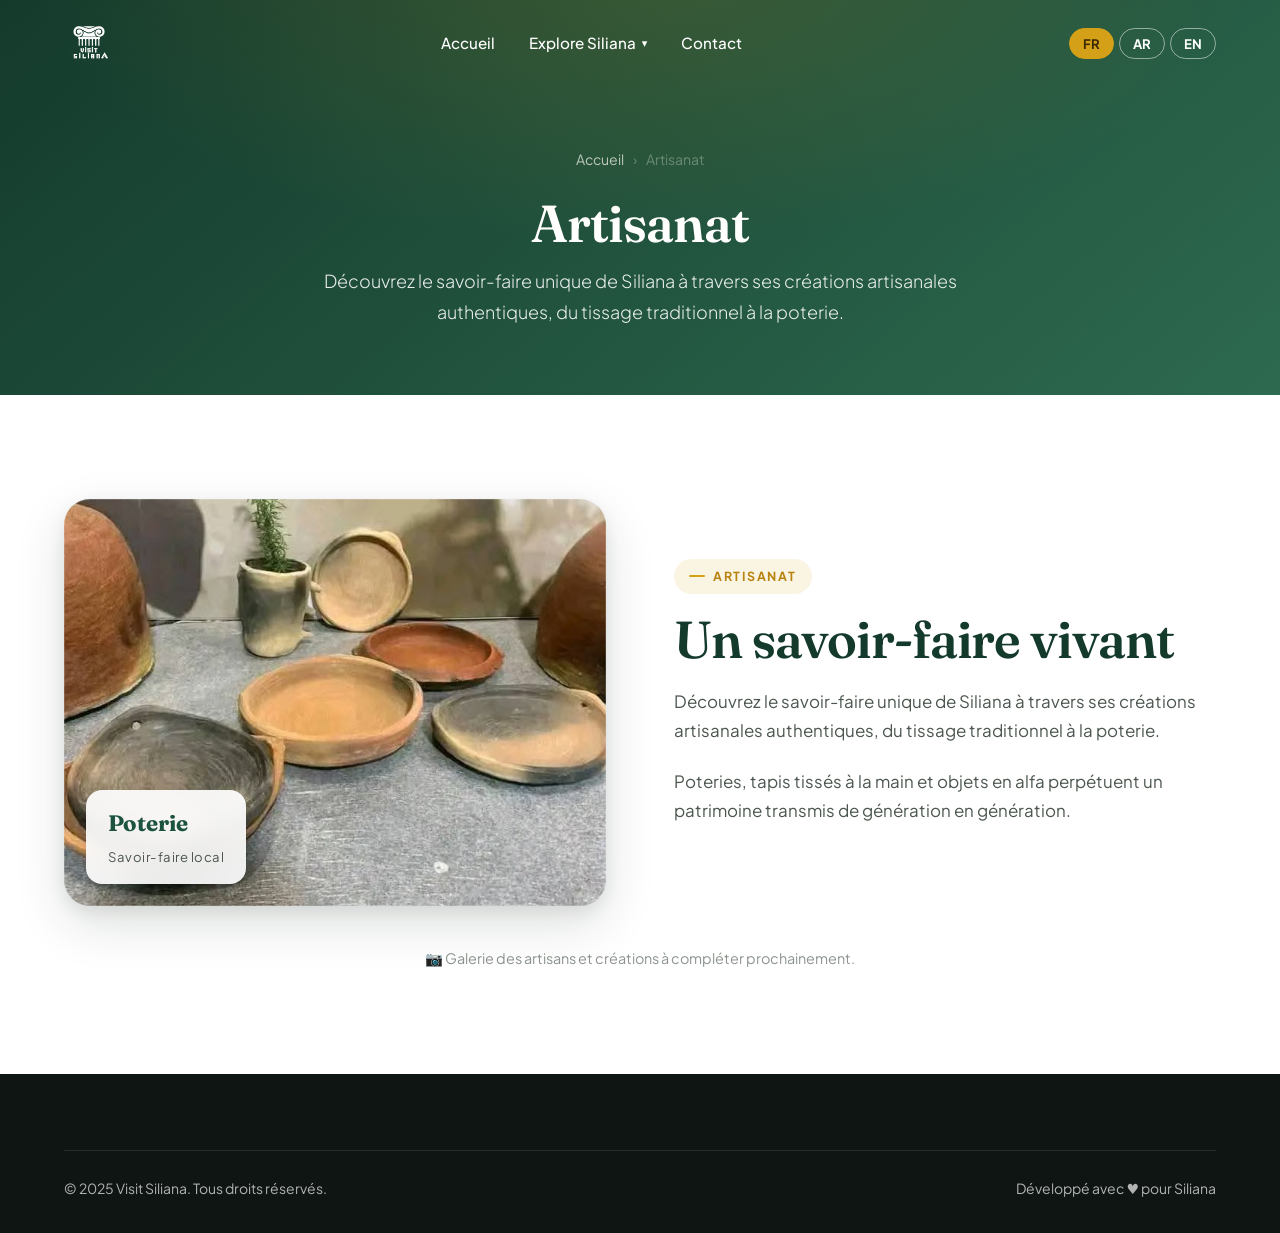
<file: pages/artisanat.html>
<!DOCTYPE html>
<html lang="fr" dir="ltr">
<head>
  <meta charset="UTF-8">
  <meta name="viewport" content="width=device-width, initial-scale=1.0">
  <title>Artisanat — Visit Siliana</title>
  <meta name="description" content="Le savoir-faire artisanal de Siliana : tissage traditionnel, poterie et créations authentiques.">
  <link rel="stylesheet" href="../css/style.css?v=9">
</head>
<body>
<header id="header">
  <div class="container">
    <nav class="nav-inner">
      <a href="../index.html" class="nav-logo"><img src="../images/logo.avif" alt="Visit Siliana"></a>
      <ul class="nav-menu" id="navMenu">
        <li><a href="../index.html" class="nav-link" data-i18n="nav_home">Accueil</a></li>
        <li class="has-dropdown">
          <a href="#" class="nav-link dropdown-toggle" data-i18n="nav_explore">Explore Siliana</a>
          <ul class="dropdown-menu">
            <li><a href="experiences.html" data-i18n="nav_experiences">Expériences et aventures</a></li>
            <li><a href="patrimoines.html" data-i18n="nav_patrimoines">Histoires et Patrimoines</a></li>
            <li><a href="hebergements.html" data-i18n="nav_hebergements">Hébergements Alternatifs</a></li>
            <li><a href="gastronomie.html" data-i18n="nav_gastronomie">Gastronomies Locales</a></li>
            <li><a href="artisanat.html" data-i18n="nav_artisanat">Artisanat</a></li>
            <li><a href="evenements.html" data-i18n="nav_evenements">Évènements</a></li>
          </ul>
        </li>
        <li><a href="../index.html#contact" class="nav-link" data-i18n="nav_contact">Contact</a></li>
        <li class="lang-switcher nav-lang"><button class="lang-btn active" data-lang="fr">FR</button><button class="lang-btn" data-lang="ar">AR</button><button class="lang-btn" data-lang="en">EN</button></li>
      </ul>
      <div style="display:flex;align-items:center;gap:12px;">
        <div class="lang-switcher"><button class="lang-btn active" data-lang="fr">FR</button><button class="lang-btn" data-lang="ar">AR</button><button class="lang-btn" data-lang="en">EN</button></div>
        <button class="menu-toggle" id="menuToggle"><span></span><span></span><span></span></button>
      </div>
    </nav>
  </div>
</header>

<div class="page-hero">
  <div class="container">
    <div class="breadcrumb"><a href="../index.html" data-i18n="nav_home">Accueil</a><span>›</span><span data-i18n="card_artisanat_title">Artisanat</span></div>
    <h1 data-i18n="card_artisanat_title">Artisanat</h1>
    <p data-i18n="card_artisanat_text">Découvrez le savoir-faire unique de Siliana à travers ses créations artisanales authentiques, du tissage traditionnel à la poterie.</p>
  </div>
</div>

<section class="section">
  <div class="container">
    <div class="pres-grid">
      <div class="pres-image reveal-left">
        <img src="../images/pottery.avif" alt="Poterie artisanale de Siliana" loading="lazy">
        <div class="pres-badge"><strong>Poterie</strong><span>Savoir-faire local</span></div>
      </div>
      <div class="pres-text reveal-right">
        <span class="tag">Artisanat</span>
        <h2 class="section-title" style="margin-top:16px;">Un savoir-faire vivant</h2>
        <p style="color:var(--text-light);" data-i18n="card_artisanat_text">Découvrez le savoir-faire unique de Siliana à travers ses créations artisanales authentiques, du tissage traditionnel à la poterie.</p>
        <p style="color:var(--text-light);margin-top:12px;">Poteries, tapis tissés à la main et objets en alfa perpétuent un patrimoine transmis de génération en génération.</p>
      </div>
    </div>
    <p style="text-align:center;color:var(--text-muted);font-size:0.9rem;margin-top:40px;">📷 Galerie des artisans et créations à compléter prochainement.</p>
  </div>
</section>

<footer class="footer"><div class="container"><div class="footer-bottom"><span>© 2025 Visit Siliana. <span data-i18n="footer_rights">Tous droits réservés</span>.</span><span data-i18n="footer_made">Développé avec ♥ pour Siliana</span></div></div></footer>
<script src="../js/i18n.js?v=9"></script>
<script src="../js/main.js?v=9"></script>
</body>
</html>
</file>
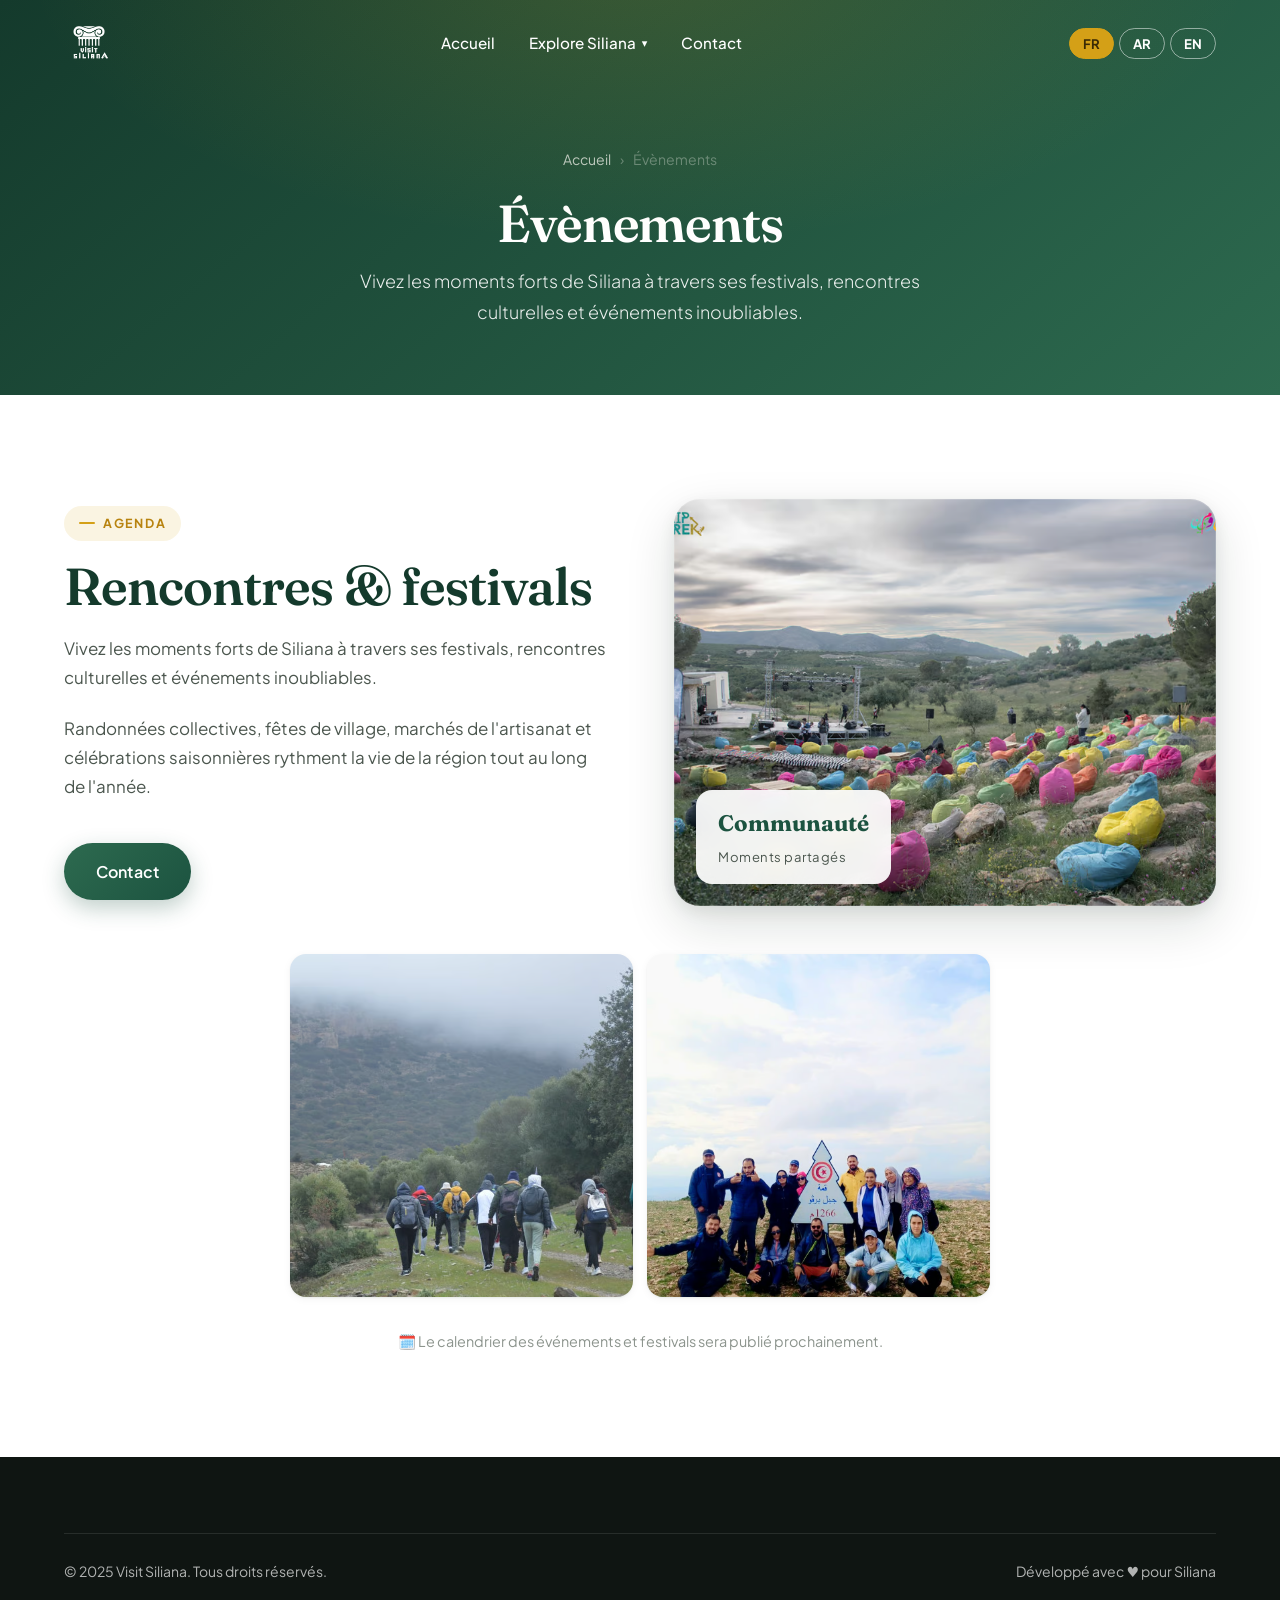
<file: pages/evenements.html>
<!DOCTYPE html>
<html lang="fr" dir="ltr">
<head>
  <meta charset="UTF-8">
  <meta name="viewport" content="width=device-width, initial-scale=1.0">
  <title>Évènements — Visit Siliana</title>
  <meta name="description" content="Festivals, rencontres culturelles et événements inoubliables au cœur de Siliana.">
  <link rel="stylesheet" href="../css/style.css?v=9">
</head>
<body>
<header id="header">
  <div class="container">
    <nav class="nav-inner">
      <a href="../index.html" class="nav-logo"><img src="../images/logo.avif" alt="Visit Siliana"></a>
      <ul class="nav-menu" id="navMenu">
        <li><a href="../index.html" class="nav-link" data-i18n="nav_home">Accueil</a></li>
        <li class="has-dropdown">
          <a href="#" class="nav-link dropdown-toggle" data-i18n="nav_explore">Explore Siliana</a>
          <ul class="dropdown-menu">
            <li><a href="experiences.html" data-i18n="nav_experiences">Expériences et aventures</a></li>
            <li><a href="patrimoines.html" data-i18n="nav_patrimoines">Histoires et Patrimoines</a></li>
            <li><a href="hebergements.html" data-i18n="nav_hebergements">Hébergements Alternatifs</a></li>
            <li><a href="gastronomie.html" data-i18n="nav_gastronomie">Gastronomies Locales</a></li>
            <li><a href="artisanat.html" data-i18n="nav_artisanat">Artisanat</a></li>
            <li><a href="evenements.html" data-i18n="nav_evenements">Évènements</a></li>
          </ul>
        </li>
        <li><a href="../index.html#contact" class="nav-link" data-i18n="nav_contact">Contact</a></li>
        <li class="lang-switcher nav-lang"><button class="lang-btn active" data-lang="fr">FR</button><button class="lang-btn" data-lang="ar">AR</button><button class="lang-btn" data-lang="en">EN</button></li>
      </ul>
      <div style="display:flex;align-items:center;gap:12px;">
        <div class="lang-switcher"><button class="lang-btn active" data-lang="fr">FR</button><button class="lang-btn" data-lang="ar">AR</button><button class="lang-btn" data-lang="en">EN</button></div>
        <button class="menu-toggle" id="menuToggle"><span></span><span></span><span></span></button>
      </div>
    </nav>
  </div>
</header>

<div class="page-hero">
  <div class="container">
    <div class="breadcrumb"><a href="../index.html" data-i18n="nav_home">Accueil</a><span>›</span><span data-i18n="card_evenements_title">Évènements</span></div>
    <h1 data-i18n="card_evenements_title">Évènements</h1>
    <p data-i18n="card_evenements_text">Vivez les moments forts de Siliana à travers ses festivals, rencontres culturelles et événements inoubliables.</p>
  </div>
</div>

<section class="section">
  <div class="container">
    <div class="pres-grid">
      <div class="pres-text reveal-left">
        <span class="tag">Agenda</span>
        <h2 class="section-title" style="margin-top:16px;">Rencontres & festivals</h2>
        <p style="color:var(--text-light);" data-i18n="card_evenements_text">Vivez les moments forts de Siliana à travers ses festivals, rencontres culturelles et événements inoubliables.</p>
        <p style="color:var(--text-light);margin-top:12px;">Randonnées collectives, fêtes de village, marchés de l'artisanat et célébrations saisonnières rythment la vie de la région tout au long de l'année.</p>
        <a href="../index.html#contact" class="btn btn-primary" style="margin-top:20px;" data-i18n="nav_contact">Nous contacter</a>
      </div>
      <div class="pres-image reveal-right">
        <img src="../images/landscape.avif" alt="Événement à Siliana" loading="lazy">
        <div class="pres-badge"><strong>Communauté</strong><span>Moments partagés</span></div>
      </div>
    </div>

    <div class="gallery-grid" style="grid-template-columns:repeat(2,1fr);max-width:700px;margin:48px auto 0;">
      <div class="gallery-item reveal"><img class="gallery-img" src="../images/randonnee-3.avif" alt="Groupe à Siliana" loading="lazy"></div>
      <div class="gallery-item reveal"><img class="gallery-img" src="../images/randonnee-4.avif" alt="Rassemblement à Siliana" loading="lazy"></div>
    </div>

    <p style="text-align:center;color:var(--text-muted);font-size:0.9rem;margin-top:32px;">🗓️ Le calendrier des événements et festivals sera publié prochainement.</p>
  </div>
</section>

<footer class="footer"><div class="container"><div class="footer-bottom"><span>© 2025 Visit Siliana. <span data-i18n="footer_rights">Tous droits réservés</span>.</span><span data-i18n="footer_made">Développé avec ♥ pour Siliana</span></div></div></footer>
<script src="../js/i18n.js?v=9"></script>
<script src="../js/main.js?v=9"></script>
</body>
</html>
</file>
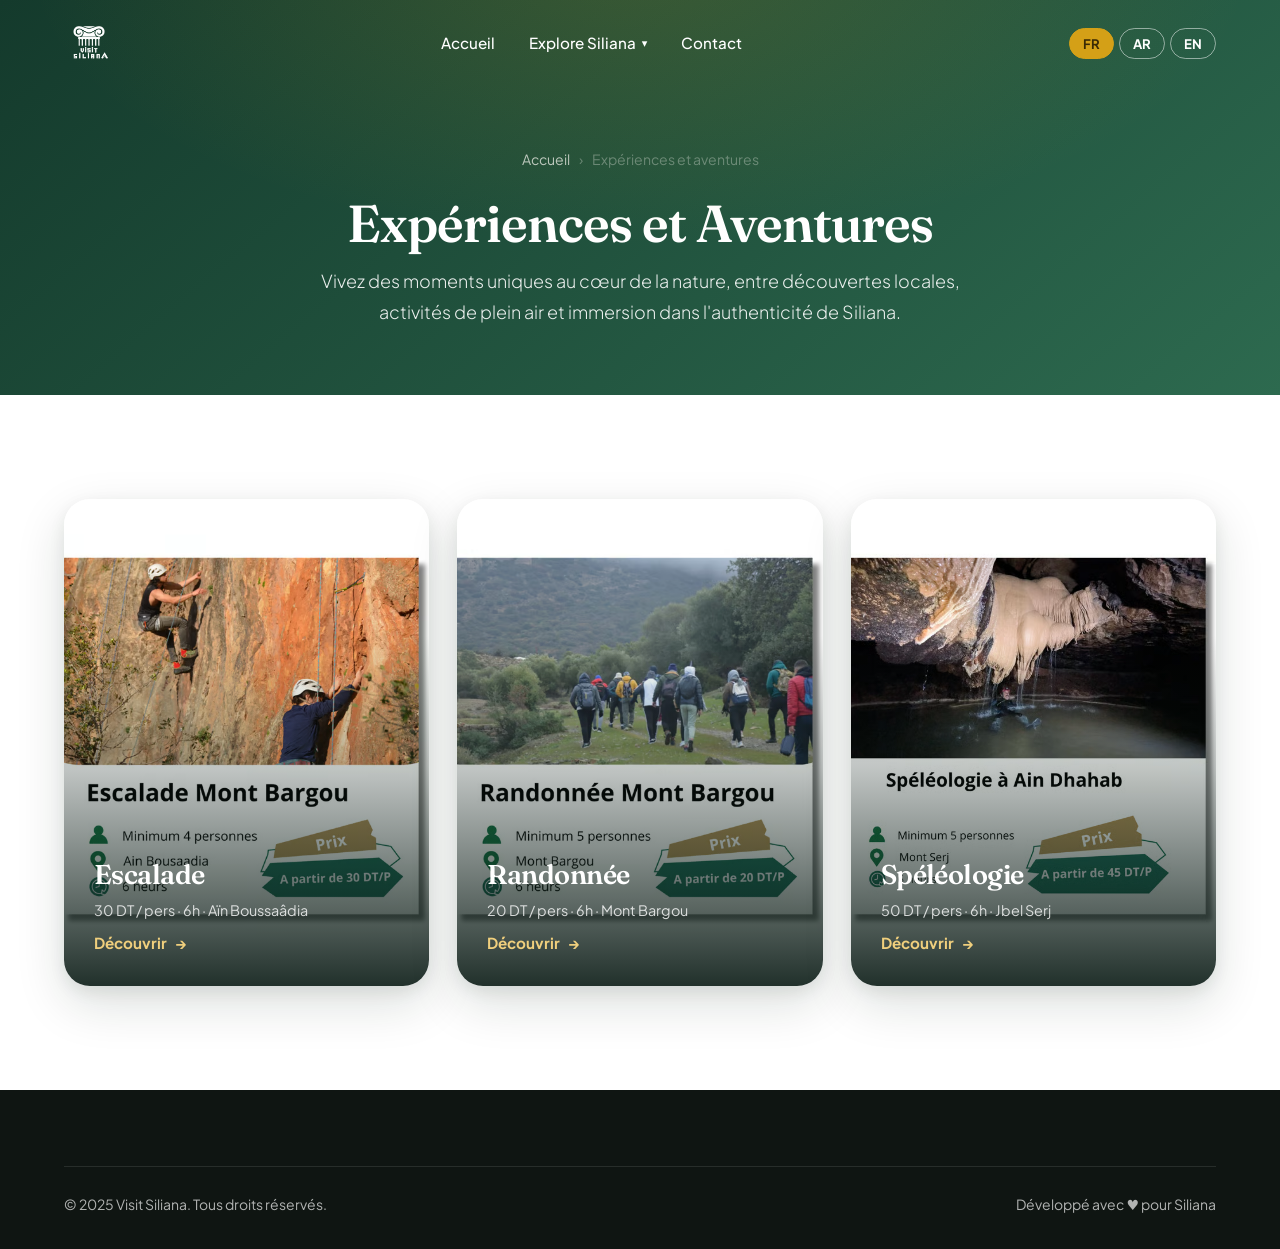
<file: pages/experiences.html>
<!DOCTYPE html>
<html lang="fr" dir="ltr">
<head>
  <meta charset="UTF-8">
  <meta name="viewport" content="width=device-width, initial-scale=1.0">
  <title>Expériences et Aventures — Visit Siliana</title>
  <link rel="stylesheet" href="../css/style.css?v=9">
</head>
<body>
<header id="header">
  <div class="container">
    <nav class="nav-inner">
      <a href="../index.html" class="nav-logo"><img src="../images/logo.avif" alt="Visit Siliana"></a>
      <ul class="nav-menu" id="navMenu">
        <li><a href="../index.html" class="nav-link" data-i18n="nav_home">Accueil</a></li>
        <li class="has-dropdown">
          <a href="#" class="nav-link dropdown-toggle" data-i18n="nav_explore">Explore Siliana</a>
          <ul class="dropdown-menu">
            <li><a href="experiences.html" data-i18n="nav_experiences">Expériences et aventures</a></li>
            <li><a href="patrimoines.html" data-i18n="nav_patrimoines">Histoires et Patrimoines</a></li>
            <li><a href="hebergements.html" data-i18n="nav_hebergements">Hébergements Alternatifs</a></li>
            <li><a href="gastronomie.html" data-i18n="nav_gastronomie">Gastronomies Locales</a></li>
            <li><a href="artisanat.html" data-i18n="nav_artisanat">Artisanat</a></li>
            <li><a href="evenements.html" data-i18n="nav_evenements">Évènements</a></li>
          </ul>
        </li>
        <li><a href="../index.html#contact" class="nav-link" data-i18n="nav_contact">Contact</a></li>
        <li class="lang-switcher nav-lang"><button class="lang-btn active" data-lang="fr">FR</button><button class="lang-btn" data-lang="ar">AR</button><button class="lang-btn" data-lang="en">EN</button></li>
      </ul>
      <div style="display:flex;align-items:center;gap:12px;">
        <div class="lang-switcher"><button class="lang-btn active" data-lang="fr">FR</button><button class="lang-btn" data-lang="ar">AR</button><button class="lang-btn" data-lang="en">EN</button></div>
        <button class="menu-toggle" id="menuToggle"><span></span><span></span><span></span></button>
      </div>
    </nav>
  </div>
</header>

<div class="page-hero">
  <div class="container">
    <div class="breadcrumb"><a href="../index.html" data-i18n="nav_home">Accueil</a><span>›</span><span data-i18n="nav_experiences">Expériences et aventures</span></div>
    <h1 data-i18n="card_experiences_title">Expériences et Aventures</h1>
    <p data-i18n="card_experiences_text">Vivez des moments uniques au cœur de la nature de Siliana.</p>
  </div>
</div>

<section class="section">
  <div class="container">
    <div class="activities-grid">
      <div class="activity-card reveal">
        <img src="../images/card-escalade.avif" alt="Escalade" loading="lazy">
        <div class="activity-overlay">
          <h3 data-i18n="act_escalade">Escalade</h3>
          <p style="color:rgba(255,255,255,0.8);font-size:0.9rem;margin-bottom:8px;">30 DT / pers · 6h · Aïn Boussaâdia</p>
          <a href="escalade.html"><span data-i18n="act_discover">Découvrir</span> →</a>
        </div>
      </div>
      <div class="activity-card reveal">
        <img src="../images/card-randonnee.avif" alt="Randonnée" loading="lazy">
        <div class="activity-overlay">
          <h3 data-i18n="act_randonnee">Randonnée</h3>
          <p style="color:rgba(255,255,255,0.8);font-size:0.9rem;margin-bottom:8px;">20 DT / pers · 6h · Mont Bargou</p>
          <a href="randonnee.html"><span data-i18n="act_discover">Découvrir</span> →</a>
        </div>
      </div>
      <div class="activity-card reveal">
        <img src="../images/card-speleologie.avif" alt="Spéléologie" loading="lazy">
        <div class="activity-overlay">
          <h3 data-i18n="act_speleologie">Spéléologie</h3>
          <p style="color:rgba(255,255,255,0.8);font-size:0.9rem;margin-bottom:8px;">50 DT / pers · 6h · Jbel Serj</p>
          <a href="speleologie.html"><span data-i18n="act_discover">Découvrir</span> →</a>
        </div>
      </div>
    </div>
  </div>
</section>

<footer class="footer">
  <div class="container">
    <div class="footer-bottom">
      <span>© 2025 Visit Siliana. <span data-i18n="footer_rights">Tous droits réservés</span>.</span>
      <span data-i18n="footer_made">Développé avec ♥ pour Siliana</span>
    </div>
  </div>
</footer>
<script src="../js/i18n.js?v=9"></script>
<script src="../js/main.js?v=9"></script>
</body>
</html>
</file>
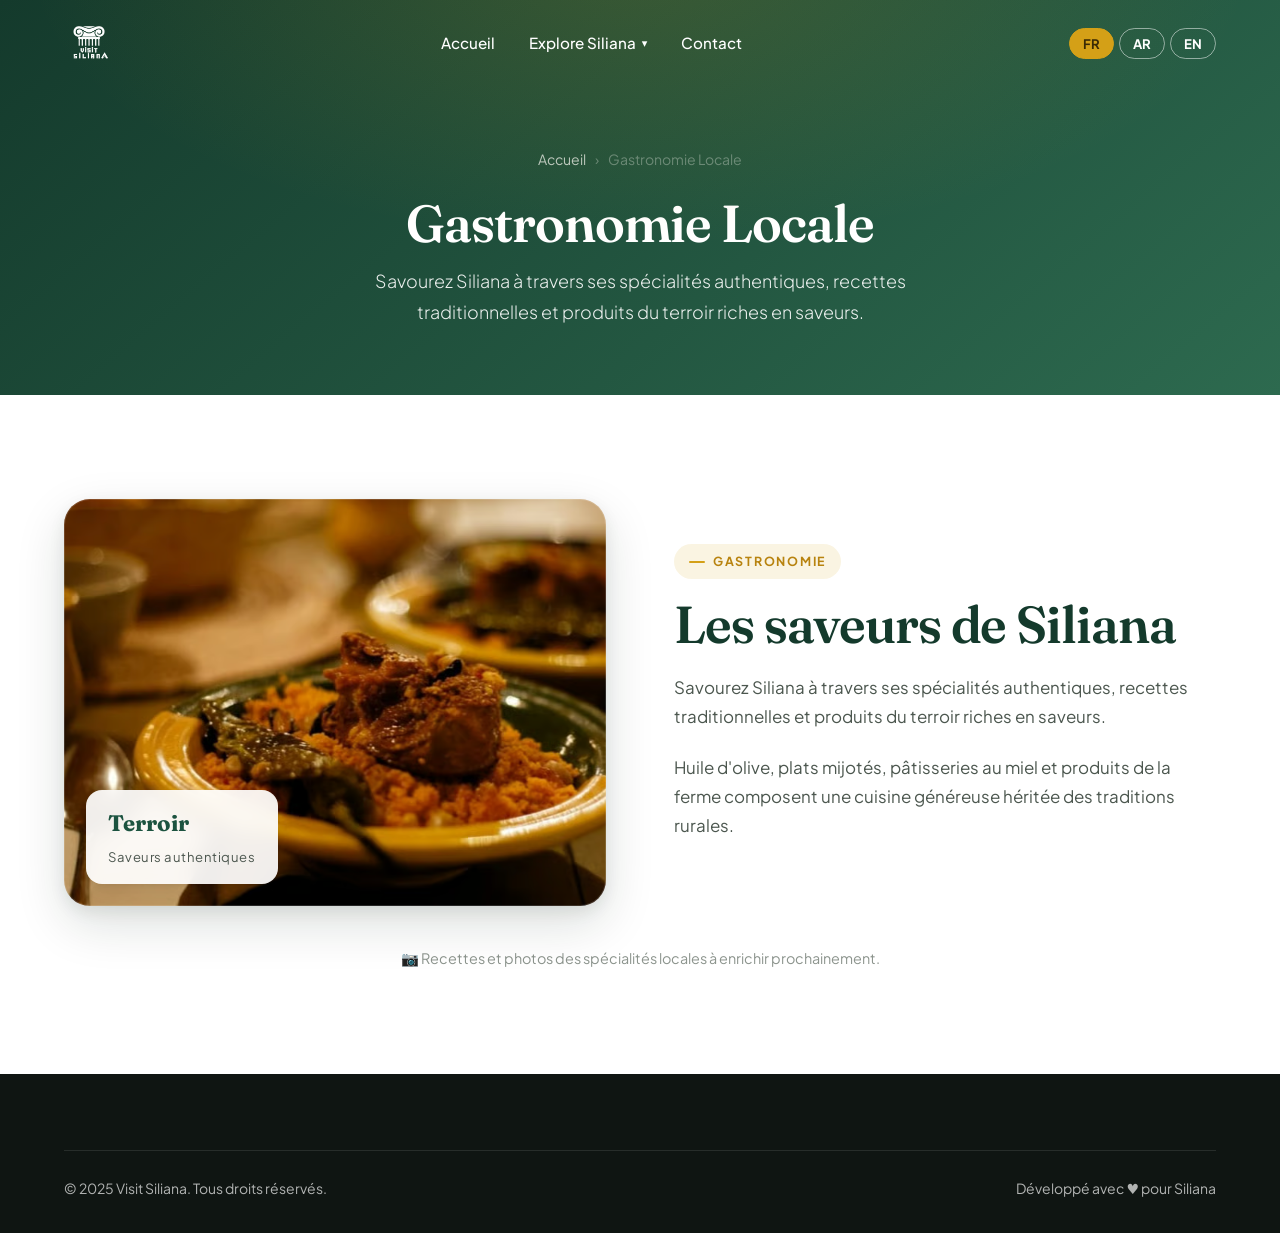
<file: pages/gastronomie.html>
<!DOCTYPE html>
<html lang="fr" dir="ltr">
<head>
  <meta charset="UTF-8">
  <meta name="viewport" content="width=device-width, initial-scale=1.0">
  <title>Gastronomie Locale — Visit Siliana</title>
  <meta name="description" content="Spécialités authentiques, recettes traditionnelles et produits du terroir de Siliana.">
  <link rel="stylesheet" href="../css/style.css?v=9">
</head>
<body>
<header id="header">
  <div class="container">
    <nav class="nav-inner">
      <a href="../index.html" class="nav-logo"><img src="../images/logo.avif" alt="Visit Siliana"></a>
      <ul class="nav-menu" id="navMenu">
        <li><a href="../index.html" class="nav-link" data-i18n="nav_home">Accueil</a></li>
        <li class="has-dropdown">
          <a href="#" class="nav-link dropdown-toggle" data-i18n="nav_explore">Explore Siliana</a>
          <ul class="dropdown-menu">
            <li><a href="experiences.html" data-i18n="nav_experiences">Expériences et aventures</a></li>
            <li><a href="patrimoines.html" data-i18n="nav_patrimoines">Histoires et Patrimoines</a></li>
            <li><a href="hebergements.html" data-i18n="nav_hebergements">Hébergements Alternatifs</a></li>
            <li><a href="gastronomie.html" data-i18n="nav_gastronomie">Gastronomies Locales</a></li>
            <li><a href="artisanat.html" data-i18n="nav_artisanat">Artisanat</a></li>
            <li><a href="evenements.html" data-i18n="nav_evenements">Évènements</a></li>
          </ul>
        </li>
        <li><a href="../index.html#contact" class="nav-link" data-i18n="nav_contact">Contact</a></li>
        <li class="lang-switcher nav-lang"><button class="lang-btn active" data-lang="fr">FR</button><button class="lang-btn" data-lang="ar">AR</button><button class="lang-btn" data-lang="en">EN</button></li>
      </ul>
      <div style="display:flex;align-items:center;gap:12px;">
        <div class="lang-switcher"><button class="lang-btn active" data-lang="fr">FR</button><button class="lang-btn" data-lang="ar">AR</button><button class="lang-btn" data-lang="en">EN</button></div>
        <button class="menu-toggle" id="menuToggle"><span></span><span></span><span></span></button>
      </div>
    </nav>
  </div>
</header>

<div class="page-hero">
  <div class="container">
    <div class="breadcrumb"><a href="../index.html" data-i18n="nav_home">Accueil</a><span>›</span><span data-i18n="card_gastronomie_title">Gastronomie Locale</span></div>
    <h1 data-i18n="card_gastronomie_title">Gastronomie Locale</h1>
    <p data-i18n="card_gastronomie_text">Savourez Siliana à travers ses spécialités authentiques, recettes traditionnelles et produits du terroir riches en saveurs.</p>
  </div>
</div>

<section class="section">
  <div class="container">
    <div class="pres-grid">
      <div class="pres-image reveal-left">
        <img src="../images/food.avif" alt="Spécialités culinaires de Siliana" loading="lazy">
        <div class="pres-badge"><strong>Terroir</strong><span>Saveurs authentiques</span></div>
      </div>
      <div class="pres-text reveal-right">
        <span class="tag">Gastronomie</span>
        <h2 class="section-title" style="margin-top:16px;">Les saveurs de Siliana</h2>
        <p style="color:var(--text-light);" data-i18n="card_gastronomie_text">Savourez Siliana à travers ses spécialités authentiques, recettes traditionnelles et produits du terroir riches en saveurs.</p>
        <p style="color:var(--text-light);margin-top:12px;">Huile d'olive, plats mijotés, pâtisseries au miel et produits de la ferme composent une cuisine généreuse héritée des traditions rurales.</p>
      </div>
    </div>
    <p style="text-align:center;color:var(--text-muted);font-size:0.9rem;margin-top:40px;">📷 Recettes et photos des spécialités locales à enrichir prochainement.</p>
  </div>
</section>

<footer class="footer"><div class="container"><div class="footer-bottom"><span>© 2025 Visit Siliana. <span data-i18n="footer_rights">Tous droits réservés</span>.</span><span data-i18n="footer_made">Développé avec ♥ pour Siliana</span></div></div></footer>
<script src="../js/i18n.js?v=9"></script>
<script src="../js/main.js?v=9"></script>
</body>
</html>
</file>
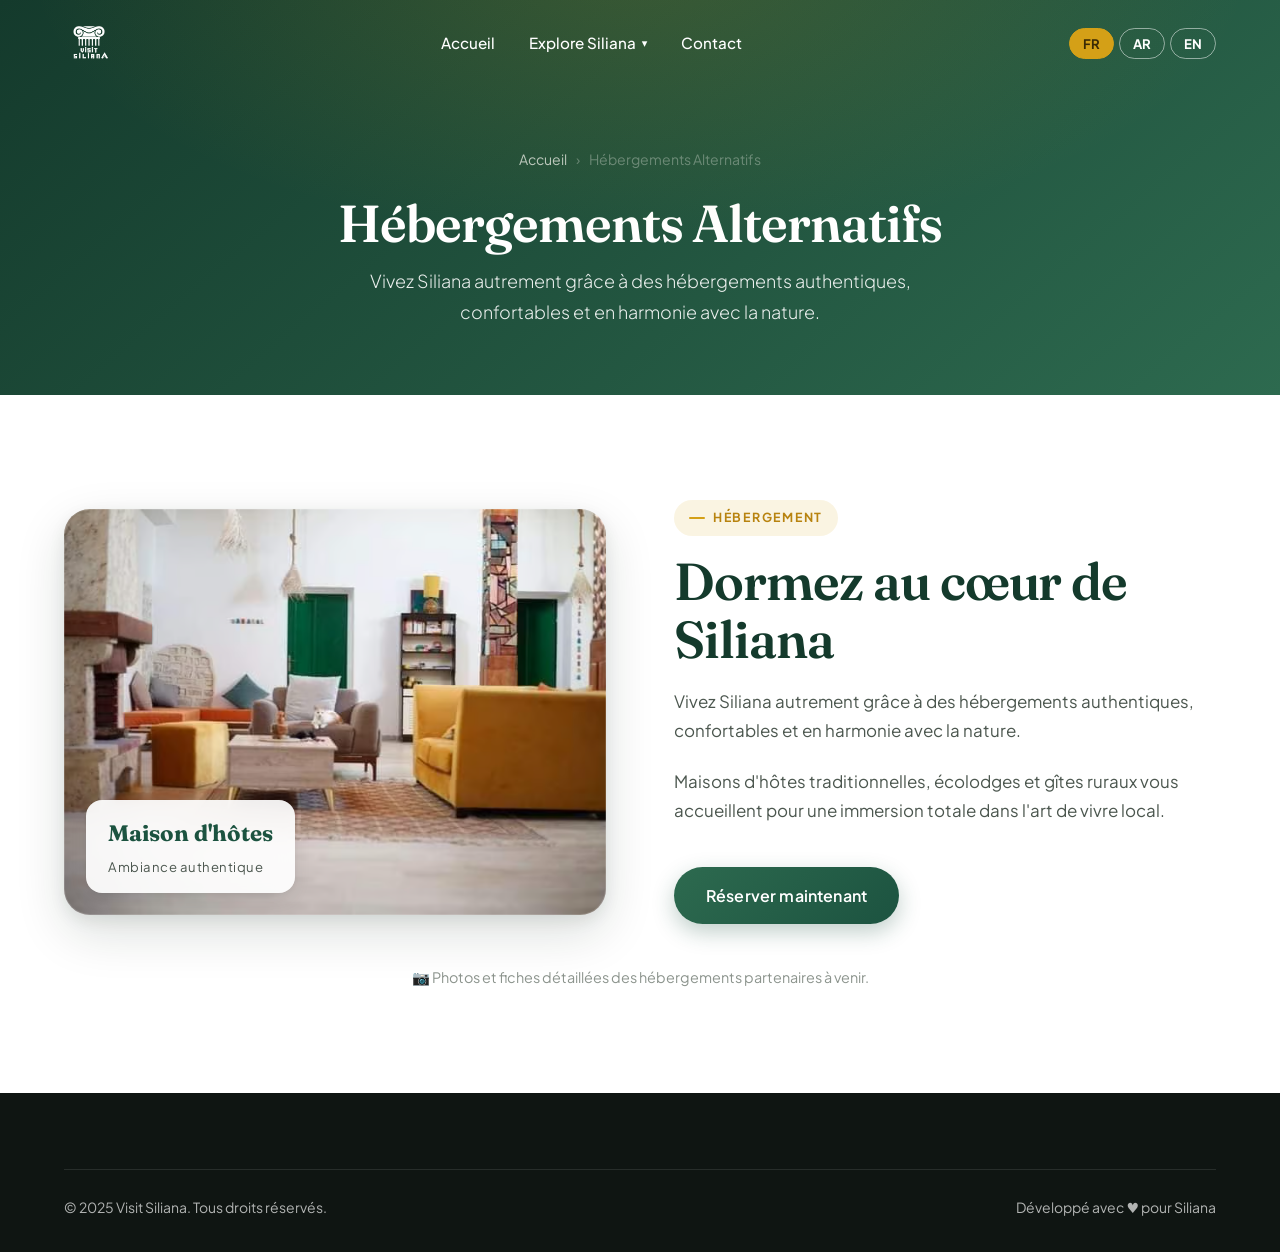
<file: pages/hebergements.html>
<!DOCTYPE html>
<html lang="fr" dir="ltr">
<head>
  <meta charset="UTF-8">
  <meta name="viewport" content="width=device-width, initial-scale=1.0">
  <title>Hébergements Alternatifs — Visit Siliana</title>
  <meta name="description" content="Hébergements authentiques et confortables en harmonie avec la nature de Siliana.">
  <link rel="stylesheet" href="../css/style.css?v=9">
</head>
<body>
<header id="header">
  <div class="container">
    <nav class="nav-inner">
      <a href="../index.html" class="nav-logo"><img src="../images/logo.avif" alt="Visit Siliana"></a>
      <ul class="nav-menu" id="navMenu">
        <li><a href="../index.html" class="nav-link" data-i18n="nav_home">Accueil</a></li>
        <li class="has-dropdown">
          <a href="#" class="nav-link dropdown-toggle" data-i18n="nav_explore">Explore Siliana</a>
          <ul class="dropdown-menu">
            <li><a href="experiences.html" data-i18n="nav_experiences">Expériences et aventures</a></li>
            <li><a href="patrimoines.html" data-i18n="nav_patrimoines">Histoires et Patrimoines</a></li>
            <li><a href="hebergements.html" data-i18n="nav_hebergements">Hébergements Alternatifs</a></li>
            <li><a href="gastronomie.html" data-i18n="nav_gastronomie">Gastronomies Locales</a></li>
            <li><a href="artisanat.html" data-i18n="nav_artisanat">Artisanat</a></li>
            <li><a href="evenements.html" data-i18n="nav_evenements">Évènements</a></li>
          </ul>
        </li>
        <li><a href="../index.html#contact" class="nav-link" data-i18n="nav_contact">Contact</a></li>
        <li class="lang-switcher nav-lang"><button class="lang-btn active" data-lang="fr">FR</button><button class="lang-btn" data-lang="ar">AR</button><button class="lang-btn" data-lang="en">EN</button></li>
      </ul>
      <div style="display:flex;align-items:center;gap:12px;">
        <div class="lang-switcher"><button class="lang-btn active" data-lang="fr">FR</button><button class="lang-btn" data-lang="ar">AR</button><button class="lang-btn" data-lang="en">EN</button></div>
        <button class="menu-toggle" id="menuToggle"><span></span><span></span><span></span></button>
      </div>
    </nav>
  </div>
</header>

<div class="page-hero">
  <div class="container">
    <div class="breadcrumb"><a href="../index.html" data-i18n="nav_home">Accueil</a><span>›</span><span data-i18n="card_hebergements_title">Hébergements Alternatifs</span></div>
    <h1 data-i18n="card_hebergements_title">Hébergements Alternatifs</h1>
    <p data-i18n="card_hebergements_text">Vivez Siliana autrement grâce à des hébergements authentiques, confortables et en harmonie avec la nature.</p>
  </div>
</div>

<section class="section">
  <div class="container">
    <div class="pres-grid">
      <div class="pres-image reveal-left">
        <img src="../images/interior.avif" alt="Intérieur d'une maison d'hôtes à Siliana" loading="lazy">
        <div class="pres-badge"><strong>Maison d'hôtes</strong><span>Ambiance authentique</span></div>
      </div>
      <div class="pres-text reveal-right">
        <span class="tag">Hébergement</span>
        <h2 class="section-title" style="margin-top:16px;">Dormez au cœur de Siliana</h2>
        <p style="color:var(--text-light);" data-i18n="card_hebergements_text">Vivez Siliana autrement grâce à des hébergements authentiques, confortables et en harmonie avec la nature.</p>
        <p style="color:var(--text-light);margin-top:12px;">Maisons d'hôtes traditionnelles, écolodges et gîtes ruraux vous accueillent pour une immersion totale dans l'art de vivre local.</p>
        <a href="../index.html#contact" class="btn btn-primary" style="margin-top:20px;" data-i18n="hero_btn_book">Réserver maintenant</a>
      </div>
    </div>
    <p style="text-align:center;color:var(--text-muted);font-size:0.9rem;margin-top:40px;">📷 Photos et fiches détaillées des hébergements partenaires à venir.</p>
  </div>
</section>

<footer class="footer"><div class="container"><div class="footer-bottom"><span>© 2025 Visit Siliana. <span data-i18n="footer_rights">Tous droits réservés</span>.</span><span data-i18n="footer_made">Développé avec ♥ pour Siliana</span></div></div></footer>
<script src="../js/i18n.js?v=9"></script>
<script src="../js/main.js?v=9"></script>
</body>
</html>
</file>
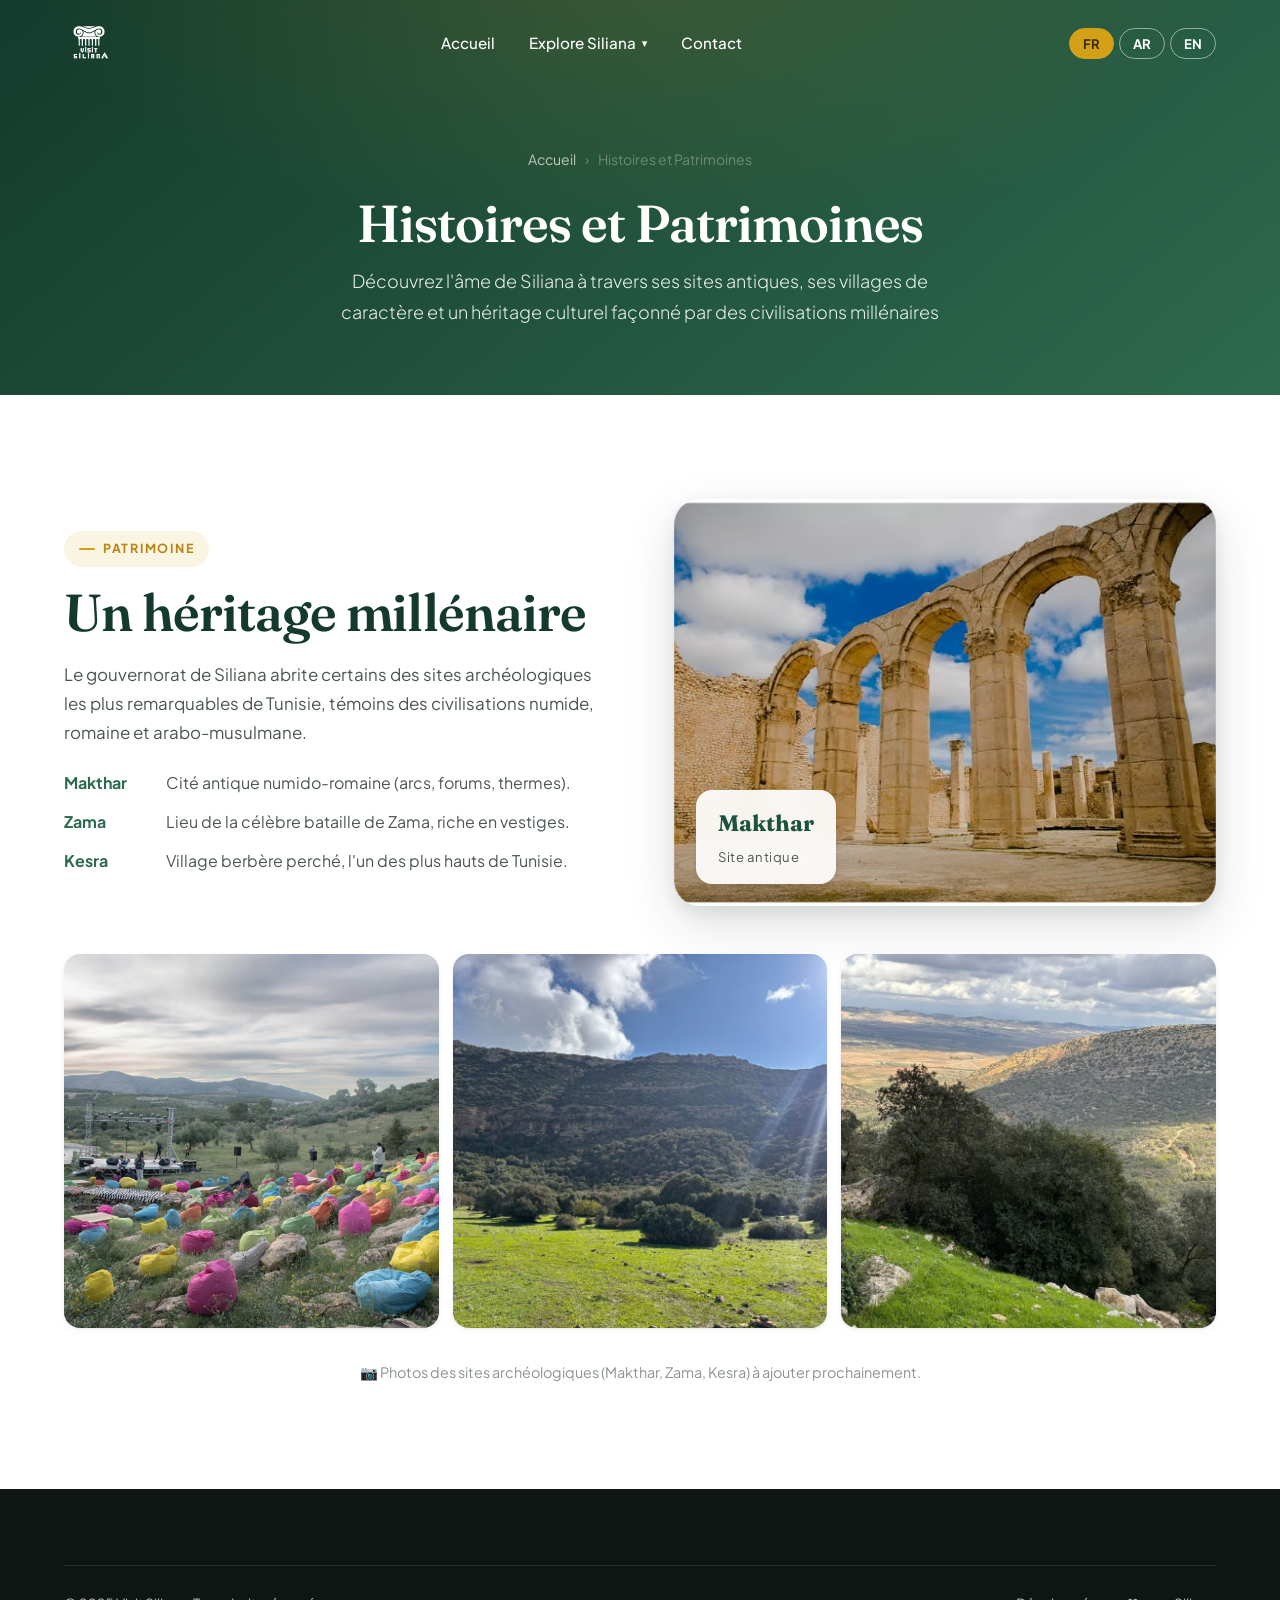
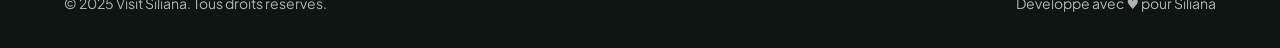
<file: pages/patrimoines.html>
<!DOCTYPE html>
<html lang="fr" dir="ltr">
<head>
  <meta charset="UTF-8">
  <meta name="viewport" content="width=device-width, initial-scale=1.0">
  <title>Histoires et Patrimoines — Visit Siliana</title>
  <meta name="description" content="Sites antiques, villages de caractère et héritage millénaire de Siliana : Makthar, Zama, Kesra.">
  <link rel="stylesheet" href="../css/style.css?v=9">
</head>
<body>
<header id="header">
  <div class="container">
    <nav class="nav-inner">
      <a href="../index.html" class="nav-logo"><img src="../images/logo.avif" alt="Visit Siliana"></a>
      <ul class="nav-menu" id="navMenu">
        <li><a href="../index.html" class="nav-link" data-i18n="nav_home">Accueil</a></li>
        <li class="has-dropdown">
          <a href="#" class="nav-link dropdown-toggle" data-i18n="nav_explore">Explore Siliana</a>
          <ul class="dropdown-menu">
            <li><a href="experiences.html" data-i18n="nav_experiences">Expériences et aventures</a></li>
            <li><a href="patrimoines.html" data-i18n="nav_patrimoines">Histoires et Patrimoines</a></li>
            <li><a href="hebergements.html" data-i18n="nav_hebergements">Hébergements Alternatifs</a></li>
            <li><a href="gastronomie.html" data-i18n="nav_gastronomie">Gastronomies Locales</a></li>
            <li><a href="artisanat.html" data-i18n="nav_artisanat">Artisanat</a></li>
            <li><a href="evenements.html" data-i18n="nav_evenements">Évènements</a></li>
          </ul>
        </li>
        <li><a href="../index.html#contact" class="nav-link" data-i18n="nav_contact">Contact</a></li>
        <li class="lang-switcher nav-lang"><button class="lang-btn active" data-lang="fr">FR</button><button class="lang-btn" data-lang="ar">AR</button><button class="lang-btn" data-lang="en">EN</button></li>
      </ul>
      <div style="display:flex;align-items:center;gap:12px;">
        <div class="lang-switcher"><button class="lang-btn active" data-lang="fr">FR</button><button class="lang-btn" data-lang="ar">AR</button><button class="lang-btn" data-lang="en">EN</button></div>
        <button class="menu-toggle" id="menuToggle"><span></span><span></span><span></span></button>
      </div>
    </nav>
  </div>
</header>

<div class="page-hero">
  <div class="container">
    <div class="breadcrumb"><a href="../index.html" data-i18n="nav_home">Accueil</a><span>›</span><span data-i18n="card_patrimoines_title">Histoires et Patrimoines</span></div>
    <h1 data-i18n="card_patrimoines_title">Histoires et Patrimoines</h1>
    <p data-i18n="card_patrimoines_text">Découvrez l'âme de Siliana à travers ses sites antiques, ses villages de caractère et un héritage culturel façonné par des civilisations millénaires</p>
  </div>
</div>

<section class="section">
  <div class="container">
    <div class="pres-grid">
      <div class="pres-text reveal-left">
        <span class="tag">Patrimoine</span>
        <h2 class="section-title" style="margin-top:16px;">Un héritage millénaire</h2>
        <p style="color:var(--text-light);">Le gouvernorat de Siliana abrite certains des sites archéologiques les plus remarquables de Tunisie, témoins des civilisations numide, romaine et arabo-musulmane.</p>
        <ul style="margin-top:16px;display:flex;flex-direction:column;gap:12px;">
          <li style="display:flex;gap:12px;"><strong style="color:var(--primary);min-width:90px;">Makthar</strong><span style="color:var(--text-light);">Cité antique numido-romaine (arcs, forums, thermes).</span></li>
          <li style="display:flex;gap:12px;"><strong style="color:var(--primary);min-width:90px;">Zama</strong><span style="color:var(--text-light);">Lieu de la célèbre bataille de Zama, riche en vestiges.</span></li>
          <li style="display:flex;gap:12px;"><strong style="color:var(--primary);min-width:90px;">Kesra</strong><span style="color:var(--text-light);">Village berbère perché, l'un des plus hauts de Tunisie.</span></li>
        </ul>
      </div>
      <div class="pres-image reveal-right">
        <img src="../images/patrimoine.avif" alt="Ruines antiques de Siliana (Makthar)" loading="lazy">
        <div class="pres-badge"><strong>Makthar</strong><span>Site antique</span></div>
      </div>
    </div>

    <div class="gallery-grid" style="grid-template-columns:repeat(3,1fr);margin-top:48px;">
      <div class="gallery-item reveal"><img class="gallery-img" src="../images/landscape.avif" alt="Paysage Siliana" loading="lazy"></div>
      <div class="gallery-item reveal"><img class="gallery-img" src="../images/randonnee-7.avif" alt="Vallée de Siliana" loading="lazy"></div>
      <div class="gallery-item reveal"><img class="gallery-img" src="../images/randonnee-2.avif" alt="Montagnes de Siliana" loading="lazy"></div>
    </div>

    <p style="text-align:center;color:var(--text-muted);font-size:0.9rem;margin-top:32px;">📷 Photos des sites archéologiques (Makthar, Zama, Kesra) à ajouter prochainement.</p>
  </div>
</section>

<footer class="footer"><div class="container"><div class="footer-bottom"><span>© 2025 Visit Siliana. <span data-i18n="footer_rights">Tous droits réservés</span>.</span><span data-i18n="footer_made">Développé avec ♥ pour Siliana</span></div></div></footer>
<script src="../js/i18n.js?v=9"></script>
<script src="../js/main.js?v=9"></script>
</body>
</html>
</file>
<file: css/style.css>
@import url('https://fonts.googleapis.com/css2?family=Fraunces:opsz,wght@9..144,400;9..144,500;9..144,600;9..144,700&family=Plus+Jakarta+Sans:wght@400;500;600;700;800&family=Cairo:wght@400;600;700;800&display=swap');

/* ===== VARIABLES ===== */
:root {
  /* Palette forêt / or / crème */
  --forest-900: #0f2c22;
  --forest-800: #143a2c;
  --forest-700: #1c5340;
  --forest-600: #2d6a4f;
  --forest-500: #3c8265;
  --forest-400: #52b788;
  --forest-100: #e6f0ea;
  --gold-600:   #b8830f;
  --gold-500:   #d4a017;
  --gold-400:   #e3b53d;
  --gold-300:   #f0cf7d;
  --ink:        #19231e;
  --ink-soft:   #4c574f;
  --ink-muted:  #8c948d;
  --cream:      #faf7f0;
  --cream-2:    #f2ece0;
  --paper:      #ffffff;
  --night:      #0f1512;
  --line:       #e8e2d5;

  /* Alias (compat avec tout le CSS existant) */
  --primary: var(--forest-600);
  --primary-dark: var(--forest-800);
  --primary-light: var(--forest-400);
  --accent: var(--gold-500);
  --accent-light: var(--gold-300);
  --text: var(--ink);
  --text-light: var(--ink-soft);
  --text-muted: var(--ink-muted);
  --bg: var(--paper);
  --bg-light: var(--cream);
  --bg-dark: var(--night);
  --border: var(--line);

  --shadow-sm: 0 1px 2px rgba(16,32,24,.06), 0 2px 8px rgba(16,32,24,.05);
  --shadow: 0 6px 18px rgba(16,32,24,.07), 0 2px 6px rgba(16,32,24,.05);
  --shadow-lg: 0 18px 50px rgba(16,32,24,.14), 0 6px 16px rgba(16,32,24,.08);
  --shadow-xl: 0 30px 70px rgba(16,32,24,.20);

  --radius-sm: 10px;
  --radius: 16px;
  --radius-lg: 26px;
  --transition: .35s cubic-bezier(.4,0,.2,1);

  --font: 'Plus Jakarta Sans', system-ui, -apple-system, sans-serif;
  --font-display: 'Fraunces', Georgia, 'Times New Roman', serif;
  --font-ar: 'Cairo', 'Segoe UI', 'Arial', sans-serif;
}

/* ===== RESET ===== */
*, *::before, *::after { box-sizing: border-box; margin: 0; padding: 0; }
html { scroll-behavior: smooth; }
[id] { scroll-margin-top: 90px; }
body {
  font-family: var(--font); color: var(--text); background: var(--bg);
  line-height: 1.7; overflow-x: hidden; -webkit-font-smoothing: antialiased;
  text-rendering: optimizeLegibility;
}
.hero-title, .page-hero h1, .act-hero-content h1, .section-title { overflow-wrap: break-word; }
img { max-width: 100%; display: block; }
a { text-decoration: none; color: inherit; }
ul { list-style: none; }
::selection { background: var(--forest-400); color: #fff; }

h1, h2, h3, .section-title, .hero-title, .page-hero h1, .act-hero-content h1 {
  font-family: var(--font-display); font-weight: 600; letter-spacing: -.02em; line-height: 1.12;
}

[dir="rtl"] body { font-family: var(--font-ar); }
[dir="rtl"] h1, [dir="rtl"] h2, [dir="rtl"] h3,
[dir="rtl"] .section-title, [dir="rtl"] .hero-title,
[dir="rtl"] .page-hero h1, [dir="rtl"] .act-hero-content h1 { font-family: var(--font-ar); letter-spacing: 0; }

/* Barre de défilement (webkit) */
::-webkit-scrollbar { width: 12px; }
::-webkit-scrollbar-track { background: var(--cream-2); }
::-webkit-scrollbar-thumb { background: var(--forest-400); border-radius: 10px; border: 3px solid var(--cream-2); }
::-webkit-scrollbar-thumb:hover { background: var(--forest-600); }

/* ===== UTILITIES ===== */
.container { max-width: 1200px; margin: 0 auto; padding: 0 24px; }
.section { padding: 104px 0; }
.section-title { font-size: clamp(2rem, 4.2vw, 3.25rem); color: var(--forest-800); margin-bottom: 1rem; }
.section-subtitle { font-size: 1.12rem; color: var(--text-light); max-width: 720px; margin-bottom: 3rem; line-height: 1.75; }
.text-center { text-align: center; }
[dir="rtl"] .text-center { text-align: center; }

.btn {
  display: inline-flex; align-items: center; gap: 9px; padding: 15px 32px;
  border-radius: 999px; font-family: var(--font); font-size: 1rem; font-weight: 600;
  letter-spacing: .01em; cursor: pointer; transition: var(--transition); border: none;
  position: relative; overflow: hidden; will-change: transform;
}
.btn::after {
  content: ''; position: absolute; inset: 0; background: rgba(255,255,255,.16);
  transform: translateX(-101%); transition: transform .5s ease;
}
.btn:hover::after { transform: translateX(101%); }
.btn-primary { background: linear-gradient(135deg, var(--forest-600), var(--forest-700)); color: #fff; box-shadow: 0 8px 22px rgba(28,83,64,.28); }
.btn-primary:hover { transform: translateY(-3px); box-shadow: 0 14px 30px rgba(28,83,64,.36); }
.btn-outline { background: rgba(255,255,255,.06); color: #fff; border: 1.5px solid rgba(255,255,255,.7); backdrop-filter: blur(4px); }
.btn-outline:hover { background: #fff; color: var(--forest-700); transform: translateY(-3px); }
.btn-accent { background: linear-gradient(135deg, var(--gold-400), var(--gold-600)); color: #3a2a05; box-shadow: 0 8px 22px rgba(180,131,15,.30); }
.btn-accent:hover { transform: translateY(-3px); box-shadow: 0 14px 30px rgba(180,131,15,.4); }

/* Étiquette / eyebrow */
.tag {
  display: inline-flex; align-items: center; gap: 8px;
  background: rgba(212,160,23,.12); color: var(--gold-600);
  font-family: var(--font); font-size: .78rem; font-weight: 700; letter-spacing: .14em;
  text-transform: uppercase; padding: 7px 15px; border-radius: 999px;
}
.tag::before { content: ''; width: 16px; height: 2px; background: var(--gold-500); border-radius: 2px; }

/* ===== REVEAL ANIMATION ===== */
.anim-ready .reveal { opacity: 0; transform: translateY(34px); transition: opacity .7s cubic-bezier(.4,0,.2,1), transform .7s cubic-bezier(.4,0,.2,1); }
.anim-ready .reveal.visible { opacity: 1; transform: none; }
.anim-ready .reveal-left { opacity: 0; transform: translateX(-34px); transition: opacity .7s cubic-bezier(.4,0,.2,1), transform .7s cubic-bezier(.4,0,.2,1); }
.anim-ready .reveal-left.visible { opacity: 1; transform: none; }
.anim-ready .reveal-right { opacity: 0; transform: translateX(34px); transition: opacity .7s cubic-bezier(.4,0,.2,1), transform .7s cubic-bezier(.4,0,.2,1); }
.anim-ready .reveal-right.visible { opacity: 1; transform: none; }
[dir="rtl"].anim-ready .reveal-left, [dir="rtl"] .anim-ready .reveal-left { transform: translateX(34px); }
[dir="rtl"].anim-ready .reveal-left.visible, [dir="rtl"] .anim-ready .reveal-left.visible { transform: none; }
[dir="rtl"].anim-ready .reveal-right, [dir="rtl"] .anim-ready .reveal-right { transform: translateX(-34px); }
[dir="rtl"].anim-ready .reveal-right.visible, [dir="rtl"] .anim-ready .reveal-right.visible { transform: none; }

/* ===== HEADER ===== */
#header {
  position: fixed; top: 0; left: 0; right: 0; z-index: 1000;
  padding: 18px 0; transition: var(--transition); background: transparent;
}
#header.scrolled {
  background: rgba(255,255,255,.82); backdrop-filter: saturate(160%) blur(14px);
  -webkit-backdrop-filter: saturate(160%) blur(14px);
  box-shadow: 0 1px 0 rgba(16,32,24,.06), 0 10px 30px rgba(16,32,24,.07);
  padding: 10px 0;
}
#header.scrolled .nav-logo img { filter: none; }
#header.scrolled .nav-link { color: var(--text); }
#header.scrolled .lang-btn { color: var(--text); border-color: var(--border); }
#header.scrolled .menu-toggle span { background: var(--text); }

.nav-inner { display: flex; align-items: center; justify-content: space-between; gap: 24px; }
.nav-logo img { height: 50px; filter: brightness(0) invert(1); transition: var(--transition); }
#header.scrolled .nav-logo img { filter: none; }

.nav-menu { display: flex; align-items: center; gap: 2px; }
.nav-link { padding: 9px 16px; border-radius: 999px; font-size: .95rem; font-weight: 500; color: #fff; transition: var(--transition); }
.nav-link:hover { background: rgba(255,255,255,.16); }
#header.scrolled .nav-link:hover { background: var(--forest-100); color: var(--forest-700); }

/* Dropdown */
.has-dropdown { position: relative; }
.dropdown-toggle { display: flex; align-items: center; gap: 6px; cursor: pointer; }
.dropdown-toggle::after { content: '▾'; font-size: .7rem; transition: transform .3s; }
.has-dropdown.open .dropdown-toggle::after { transform: rotate(180deg); }
.dropdown-menu {
  display: none; position: absolute; top: calc(100% + 10px);
  background: #fff; border: 1px solid var(--line); border-radius: var(--radius); box-shadow: var(--shadow-lg);
  min-width: 244px; padding: 10px; z-index: 999;
}
[dir="rtl"] .dropdown-menu { left: auto; right: 0; }
.has-dropdown.open .dropdown-menu { display: block; animation: ddIn .22s ease; }
@keyframes ddIn { from { opacity: 0; transform: translateY(-6px);} to { opacity: 1; transform: none;} }
.dropdown-menu a { display: block; padding: 11px 16px; border-radius: 10px; font-size: .92rem; color: var(--text); transition: var(--transition); }
.dropdown-menu a:hover { background: var(--cream); color: var(--forest-700); padding-left: 22px; }
[dir="rtl"] .dropdown-menu a:hover { padding-left: 16px; padding-right: 22px; }

/* Lang switcher */
.lang-switcher { display: flex; gap: 5px; }
.nav-lang { display: none; }
.lang-btn { padding: 6px 13px; border: 1.5px solid rgba(255,255,255,.5); border-radius: 999px; font-family: var(--font); font-size: .82rem; font-weight: 700; background: transparent; color: #fff; cursor: pointer; transition: var(--transition); }
.lang-btn.active { background: var(--gold-500); border-color: var(--gold-500); color: #3a2a05; }
#header.scrolled .lang-btn { color: var(--text); border-color: var(--border); }
#header.scrolled .lang-btn.active { background: var(--gold-500); color: #3a2a05; border-color: var(--gold-500); }
.lang-btn:hover { background: rgba(255,255,255,.9); color: var(--forest-700); border-color: transparent; }
#header.scrolled .lang-btn:hover { background: var(--forest-600); color: #fff; }

/* Mobile toggle */
.menu-toggle { display: none; flex-direction: column; gap: 5px; cursor: pointer; padding: 4px; }
.menu-toggle span { display: block; width: 26px; height: 2.5px; background: #fff; border-radius: 2px; transition: var(--transition); }
.menu-toggle.open span:nth-child(1) { transform: rotate(45deg) translate(5px, 5px); }
.menu-toggle.open span:nth-child(2) { opacity: 0; }
.menu-toggle.open span:nth-child(3) { transform: rotate(-45deg) translate(5px, -5px); }

/* ===== HERO ===== */
.hero { position: relative; min-height: 100vh; min-height: 100svh; display: flex; align-items: center; justify-content: center; overflow: hidden; text-align: center; }
/* Image hero en <img> (object-fit) : épouse toujours la forme de l'écran, sur tous les navigateurs */
.hero-media { position: absolute; inset: 0; z-index: 0; }
.hero-img {
  width: 100%; height: 100%; object-fit: cover; object-position: center; display: block;
  transform: scale(1.08); transition: transform 9s ease; will-change: transform;
}
.hero:hover .hero-img { transform: scale(1); }
/* Voile allégé : image plus claire tout en gardant le texte lisible */
.hero-overlay { position: absolute; inset: 0; z-index: 1; background:
  radial-gradient(120% 90% at 50% 8%, rgba(15,44,34,.10), transparent 60%),
  linear-gradient(180deg, rgba(15,21,18,.24) 0%, rgba(15,44,34,.40) 52%, rgba(15,44,34,.72) 100%); }
.hero-content { position: relative; z-index: 2; color: #fff; padding: 0 22px; max-width: 860px; }
.anim-ready .hero-content > * { opacity: 0; transform: translateY(24px); animation: heroUp .9s cubic-bezier(.2,.7,.2,1) forwards; }
.anim-ready .hero-badge { animation-delay: .05s; }
.anim-ready .hero-title { animation-delay: .18s; }
.anim-ready .hero-text { animation-delay: .32s; }
.anim-ready .hero-btns { animation-delay: .46s; }
@keyframes heroUp { to { opacity: 1; transform: none; } }
.hero-badge { display: inline-flex; align-items: center; gap: 9px; background: rgba(255,255,255,.12); backdrop-filter: blur(10px); border: 1px solid rgba(255,255,255,.28); padding: 9px 20px; border-radius: 999px; font-size: .9rem; font-weight: 500; margin-bottom: 26px; }
.hero-title { font-size: clamp(2.8rem, 6.2vw, 5.25rem); font-weight: 600; line-height: 1.04; margin-bottom: 22px; text-shadow: 0 4px 40px rgba(0,0,0,.35); }
.hero-text { font-size: clamp(1.05rem, 1.6vw, 1.25rem); font-weight: 300; opacity: .94; margin: 0 auto 38px; max-width: 620px; line-height: 1.7; }
.hero-text--short { display: none; }  /* version courte : mobile uniquement */
.hero-btns { display: flex; gap: 16px; justify-content: center; flex-wrap: wrap; }
.hero-scroll { position: absolute; bottom: 34px; left: 50%; transform: translateX(-50%); z-index: 2; color: #fff; opacity: .8; animation: bounce 2s infinite; font-size: .9rem; }
@keyframes bounce { 0%,100%{transform:translateX(-50%) translateY(0);} 50%{transform:translateX(-50%) translateY(9px);} }

/* ===== PRESENTATION ===== */
.pres-grid { display: grid; grid-template-columns: 1fr 1fr; gap: 68px; align-items: center; }
[dir="rtl"] .pres-grid { direction: rtl; }
.pres-text .section-title { margin-bottom: 1.2rem; }
.pres-text p { color: var(--text-light); font-size: 1.06rem; margin-bottom: 1.4rem; }
.pres-quote { position: relative; border-left: 3px solid var(--gold-500); padding: 4px 0 4px 24px; color: var(--forest-800); font-family: var(--font-display); font-style: italic; font-size: 1.22rem; line-height: 1.5; margin-top: 1.6rem; }
[dir="rtl"] .pres-quote { border-left: none; border-right: 3px solid var(--gold-500); padding-left: 0; padding-right: 24px; }
.pres-image { position: relative; border-radius: var(--radius-lg); overflow: hidden; box-shadow: var(--shadow-lg); aspect-ratio: 4/3; }
.pres-image::after { content: ''; position: absolute; inset: 0; box-shadow: inset 0 0 0 1px rgba(255,255,255,.15); border-radius: inherit; pointer-events: none; }
.pres-image img { width: 100%; height: 100%; object-fit: cover; transition: transform .7s ease; }
.pres-image:hover img { transform: scale(1.05); }
.pres-badge { position: absolute; bottom: 22px; left: 22px; background: rgba(255,255,255,.92); backdrop-filter: blur(10px); padding: 14px 22px; border-radius: var(--radius); box-shadow: var(--shadow); }
[dir="rtl"] .pres-badge { left: auto; right: 22px; }
.pres-badge strong { display: block; font-family: var(--font-display); font-size: 1.4rem; color: var(--forest-700); }
.pres-badge span { font-size: .82rem; color: var(--text-light); letter-spacing: .04em; }

/* Vidéo dans la présentation (carte) */
.pres-video { position: relative; }
.pres-video .video-wrapper { box-shadow: var(--shadow-lg); }

/* ===== VIDEO SECTION ===== */
.video-section { background: var(--night); padding: 104px 0; }
.video-section .section-title { color: #fff; }
.video-section .section-subtitle { color: rgba(255,255,255,.72); }
.video-wrapper { position: relative; border-radius: var(--radius-lg); overflow: hidden; aspect-ratio: 16/9; box-shadow: var(--shadow-lg); cursor: pointer; }
.video-thumb { width: 100%; height: 100%; object-fit: cover; transition: transform .6s ease; }
.video-wrapper:hover .video-thumb { transform: scale(1.04); }
.video-overlay { position: absolute; inset: 0; background: linear-gradient(0deg, rgba(15,44,34,.35), rgba(0,0,0,.25)); display: flex; align-items: center; justify-content: center; transition: var(--transition); }
.video-overlay:hover { background: linear-gradient(0deg, rgba(15,44,34,.2), rgba(0,0,0,.12)); }
.play-btn { width: 84px; height: 84px; background: rgba(255,255,255,.95); border-radius: 50%; display: flex; align-items: center; justify-content: center; transition: var(--transition); box-shadow: 0 10px 30px rgba(0,0,0,.3); }
.play-btn::after { content: ''; border-style: solid; border-width: 13px 0 13px 22px; border-color: transparent transparent transparent var(--forest-700); margin-left: 5px; }
.video-overlay:hover .play-btn { transform: scale(1.12); box-shadow: 0 0 0 10px rgba(255,255,255,.18), 0 10px 30px rgba(0,0,0,.3); }
.video-wrapper iframe { position: absolute; inset: 0; width: 100%; height: 100%; border: none; }

/* ===== EXPLORE CARDS ===== */
.explore-section { background: var(--cream); }
.cards-grid { display: grid; grid-template-columns: repeat(3, 1fr); gap: 28px; }
.card {
  background: #fff; border: 1px solid var(--line); border-radius: var(--radius-lg); overflow: hidden;
  box-shadow: var(--shadow-sm); transition: transform var(--transition), box-shadow var(--transition), border-color var(--transition);
  display: flex; flex-direction: column; position: relative;
}
.card:hover { transform: translateY(-8px); box-shadow: var(--shadow-lg); border-color: transparent; }
.card-img { aspect-ratio: 16/11; overflow: hidden; position: relative; }
.card-img::after { content: ''; position: absolute; inset: 0; background: linear-gradient(180deg, transparent 60%, rgba(15,44,34,.12)); opacity: 0; transition: var(--transition); }
.card:hover .card-img::after { opacity: 1; }
.card-img img { width: 100%; height: 100%; object-fit: cover; transition: transform .7s cubic-bezier(.2,.7,.2,1); }
.card:hover .card-img img { transform: scale(1.07); }
.card-body { padding: 26px 26px 28px; flex: 1; display: flex; flex-direction: column; }
.card-body h3 { font-size: 1.35rem; color: var(--forest-800); margin-bottom: 10px; }
.card-body p { color: var(--text-light); font-size: .96rem; flex: 1; margin-bottom: 18px; line-height: 1.65; }
.card-link { display: inline-flex; align-items: center; gap: 8px; color: var(--forest-600); font-weight: 700; font-size: .92rem; letter-spacing: .01em; transition: var(--transition); }
.card-link span { transition: var(--transition); }
.card:hover .card-link { color: var(--gold-600); }
.card:hover .card-link span:last-child { transform: translateX(4px); }
[dir="rtl"] .card:hover .card-link span:last-child { transform: translateX(-4px); }
.card-link::after { content: ''; position: absolute; inset: 0; z-index: 1; }

/* ===== GALLERY ===== */
.gallery-grid { display: grid; grid-template-columns: repeat(5, 1fr); gap: 14px; }
.gallery-item { border-radius: var(--radius); overflow: hidden; aspect-ratio: 1; cursor: pointer; position: relative; box-shadow: var(--shadow-sm); }
.gallery-item::after { content: '⤢'; position: absolute; top: 50%; left: 50%; transform: translate(-50%,-50%) scale(.6); color: #fff; font-size: 1.4rem; opacity: 0; transition: var(--transition); text-shadow: 0 2px 10px rgba(0,0,0,.5); z-index: 2; }
.gallery-item:hover::after { opacity: 1; transform: translate(-50%,-50%) scale(1); }
.gallery-img { width: 100%; height: 100%; object-fit: cover; transition: transform .5s ease, filter .4s ease; }
.gallery-item:hover .gallery-img { transform: scale(1.1); filter: brightness(.82); }

/* ===== ACTIVITIES ===== */
.activities-section { background: linear-gradient(160deg, var(--forest-800), var(--forest-900)); color: #fff; }
.activities-section .section-title { color: #fff; }
.activities-grid { display: grid; grid-template-columns: repeat(3, 1fr); gap: 28px; }
.activity-card { border-radius: var(--radius-lg); overflow: hidden; position: relative; aspect-ratio: 3/4; cursor: pointer; box-shadow: var(--shadow-lg); }
.activity-card img { width: 100%; height: 100%; object-fit: cover; transition: transform .7s cubic-bezier(.2,.7,.2,1); }
.activity-card:hover img { transform: scale(1.08); }
.activity-overlay { position: absolute; inset: 0; background: linear-gradient(to top, rgba(9,26,20,.9) 0%, rgba(9,26,20,.25) 45%, transparent 72%); display: flex; flex-direction: column; justify-content: flex-end; padding: 30px; transition: var(--transition); }
.activity-card:hover .activity-overlay { background: linear-gradient(to top, rgba(20,58,44,.94) 0%, rgba(9,26,20,.35) 50%, transparent 78%); }
.activity-overlay h3 { font-size: 1.7rem; color: #fff; margin-bottom: 8px; }
.activity-overlay a { display: inline-flex; align-items: center; gap: 8px; color: var(--gold-300); font-weight: 700; font-size: .95rem; transition: var(--transition); }
.activity-overlay a::after { content: ''; position: absolute; inset: 0; z-index: 1; }
.activity-overlay a:hover { gap: 13px; }

/* ===== CONTACT ===== */
.contact-section { background: var(--cream); }
.contact-grid { display: grid; grid-template-columns: 1fr 1fr; gap: 60px; align-items: start; }
.contact-info h3 { font-size: 1.5rem; color: var(--forest-800); margin-bottom: 1rem; }
.contact-info p { color: var(--text-light); margin-bottom: 2rem; }
.contact-item { display: flex; align-items: center; gap: 16px; margin-bottom: 20px; }
[dir="rtl"] .contact-item { flex-direction: row-reverse; text-align: right; }
.contact-icon { width: 52px; height: 52px; background: linear-gradient(135deg, var(--forest-600), var(--forest-700)); border-radius: 14px; display: flex; align-items: center; justify-content: center; color: #fff; font-size: 1.2rem; flex-shrink: 0; box-shadow: var(--shadow-sm); }
.contact-item strong { display: block; font-size: .82rem; color: var(--text-muted); margin-bottom: 2px; letter-spacing: .04em; text-transform: uppercase; }
.contact-item a { color: var(--forest-800); font-weight: 600; }
.contact-item a:hover { color: var(--gold-600); }
.contact-images { display: grid; grid-template-columns: 1fr 1fr; gap: 12px; margin-top: 26px; }
.contact-images img { border-radius: var(--radius); width: 100%; aspect-ratio: 1; object-fit: cover; box-shadow: var(--shadow-sm); transition: var(--transition); }
.contact-images img:hover { transform: scale(1.03); box-shadow: var(--shadow); }
.contact-form { background: #fff; padding: 40px; border-radius: var(--radius-lg); box-shadow: var(--shadow); border: 1px solid var(--line); }
.form-row { display: grid; grid-template-columns: 1fr 1fr; gap: 16px; }
.form-group { margin-bottom: 20px; }
.form-group label { display: block; font-size: .88rem; font-weight: 600; color: var(--text); margin-bottom: 8px; }
.form-group label.req::after { content: " *"; color: #dc2626; font-weight: 700; }
.form-group input, .form-group textarea {
  width: 100%; padding: 15px 18px; border: 1.5px solid var(--line);
  border-radius: var(--radius-sm); font-size: 1rem; font-family: inherit;
  transition: var(--transition); background: var(--cream); color: var(--text);
}
.form-group input::placeholder, .form-group textarea::placeholder { color: var(--text-muted); opacity: .75; }
.form-group input:focus, .form-group textarea:focus { outline: none; border-color: var(--forest-400); background: #fff; box-shadow: 0 0 0 4px rgba(82,183,136,.16); }
.form-group input:user-invalid, .form-group textarea:user-invalid { border-color: #ef4444; background: #fef2f2; }
.form-group textarea { resize: vertical; min-height: 130px; }
.form-submit { width: 100%; margin-top: 4px; }
.form-note { margin-top: 14px; font-size: .8rem; color: var(--text-muted); text-align: center; line-height: 1.5; }

/* ===== PARTNERS ===== */
.partners-section { padding: 70px 0; background: #fff; border-top: 1px solid var(--line); }
.partners-title { text-align: center; font-size: .82rem; color: var(--text-muted); font-weight: 700; text-transform: uppercase; letter-spacing: .22em; margin-bottom: 42px; }
.partners-grid { display: flex; align-items: center; justify-content: center; gap: 54px; flex-wrap: wrap; }
.partner-logo { height: 54px; object-fit: contain; filter: grayscale(1); opacity: .55; transition: var(--transition); }
.partner-logo:hover { filter: none; opacity: 1; transform: translateY(-3px); }

/* ===== FOOTER ===== */
.footer { background: var(--night); color: rgba(255,255,255,.68); padding: 76px 0 32px; }
.footer-grid { display: grid; grid-template-columns: 2fr 1fr 1fr; gap: 48px; margin-bottom: 48px; }
.footer-brand img { height: 52px; margin-bottom: 18px; }
.footer-brand p { font-size: .96rem; line-height: 1.8; max-width: 300px; }
.footer-col h4 { color: #fff; font-family: var(--font-display); font-size: 1.1rem; font-weight: 600; margin-bottom: 18px; }
.footer-col ul li { margin-bottom: 11px; }
.footer-col ul a { color: rgba(255,255,255,.6); font-size: .92rem; transition: var(--transition); }
.footer-col ul a:hover { color: var(--gold-300); padding-left: 5px; }
[dir="rtl"] .footer-col ul a:hover { padding-left: 0; padding-right: 5px; }
.footer-bottom { border-top: 1px solid rgba(255,255,255,.1); padding-top: 26px; display: flex; justify-content: space-between; align-items: center; font-size: .875rem; gap: 16px; flex-wrap: wrap; }
.social-links { display: flex; gap: 12px; }
.social-links a { width: 40px; height: 40px; border: 1px solid rgba(255,255,255,.2); border-radius: 12px; display: flex; align-items: center; justify-content: center; color: rgba(255,255,255,.65); transition: var(--transition); font-size: .9rem; }
.social-links a:hover { background: var(--gold-500); border-color: var(--gold-500); color: #3a2a05; transform: translateY(-3px); }

/* ===== AVIS / REVIEWS ===== */
.reviews-section { background: var(--cream); }
.reviews-head { display: flex; align-items: center; justify-content: space-between; gap: 20px; flex-wrap: wrap; margin-bottom: 36px; }
.reviews-summary { display: flex; align-items: center; gap: 14px; margin-top: 10px; }
.reviews-summary .avg { font-family: var(--font-display); font-size: 2.4rem; font-weight: 600; color: var(--forest-800); }
.reviews-summary .stars { color: var(--gold-500); font-size: 1.2rem; letter-spacing: 2px; }
.reviews-summary .count { color: var(--text-muted); font-size: .9rem; }
.stars { color: var(--gold-500); letter-spacing: 2px; }
.stars .empty { color: #dcd6c6; }
.reviews-list { display: grid; grid-template-columns: repeat(2, 1fr); gap: 22px; }
.review-card { background: #fff; border: 1px solid var(--line); border-radius: var(--radius); padding: 26px; box-shadow: var(--shadow-sm); position: relative; transition: var(--transition); }
.review-card:hover { transform: translateY(-4px); box-shadow: var(--shadow); }
.review-card::before { content: '\201C'; position: absolute; top: 6px; right: 20px; font-family: var(--font-display); font-size: 4rem; color: var(--forest-100); line-height: 1; }
[dir="rtl"] .review-card::before { right: auto; left: 20px; }
.review-card-head { display: flex; align-items: center; justify-content: space-between; gap: 12px; margin-bottom: 10px; position: relative; z-index: 1; }
.review-author { display: flex; align-items: center; gap: 12px; }
.review-avatar { width: 46px; height: 46px; border-radius: 50%; background: linear-gradient(135deg, var(--forest-500), var(--forest-700)); color: #fff; display: flex; align-items: center; justify-content: center; font-weight: 700; font-size: 1.05rem; flex-shrink: 0; }
.review-author strong { display: block; color: var(--text); font-size: .98rem; }
.review-date { font-size: .8rem; color: var(--text-muted); }
.review-card .stars { font-size: 1rem; }
.review-text { color: var(--text-light); font-size: .96rem; margin-top: 8px; line-height: 1.7; position: relative; z-index: 1; }
.reviews-empty { text-align: center; color: var(--text-muted); padding: 48px 0; grid-column: 1 / -1; }
[dir="rtl"] .review-author { flex-direction: row-reverse; }
[dir="rtl"] .review-card-head { flex-direction: row-reverse; }

/* Modal avis */
.review-modal { position: fixed; inset: 0; background: rgba(9,26,20,.6); backdrop-filter: blur(4px); z-index: 9998; display: flex; align-items: center; justify-content: center; padding: 20px; animation: ddIn .2s ease; }
.review-modal[hidden] { display: none; }
.review-modal-inner { background: #fff; border-radius: var(--radius-lg); padding: 38px; max-width: 480px; width: 100%; position: relative; max-height: 90vh; overflow-y: auto; box-shadow: var(--shadow-xl); }
.review-modal-inner h3 { font-size: 1.5rem; color: var(--forest-800); margin-bottom: 22px; }
.review-close { position: absolute; top: 18px; right: 18px; width: 36px; height: 36px; border: none; background: var(--cream); border-radius: 50%; cursor: pointer; font-size: 1rem; transition: var(--transition); }
.review-close:hover { background: var(--forest-100); transform: rotate(90deg); }
[dir="rtl"] .review-close { right: auto; left: 18px; }
.star-input { display: inline-flex; gap: 7px; direction: ltr; font-size: 1.9rem; cursor: pointer; }
.star-input .star { color: #dcd6c6; transition: color .15s, transform .15s; }
.star-input .star:hover { transform: scale(1.15); }
.star-input .star.on { color: var(--gold-500); }
.review-msg { margin-top: 14px; font-size: .9rem; text-align: center; }
.review-msg.ok { color: #1a9d5a; }
.review-msg.err { color: #ef4444; }

/* ===== LIGHTBOX ===== */
.lightbox { position: fixed; inset: 0; background: rgba(9,13,11,.94); z-index: 9999; display: flex; align-items: center; justify-content: center; animation: ddIn .2s ease; }
.lightbox-inner { position: relative; max-width: 90vw; max-height: 90vh; }
.lightbox-inner img { max-width: 100%; max-height: 90vh; border-radius: var(--radius); box-shadow: var(--shadow-xl); }
.lightbox-close { position: absolute; top: -18px; right: -18px; width: 40px; height: 40px; background: #fff; border: none; border-radius: 50%; cursor: pointer; font-size: 1rem; display: flex; align-items: center; justify-content: center; transition: var(--transition); }
.lightbox-close:hover { transform: rotate(90deg); }

/* ===== ACTIVITY DETAIL PAGE ===== */
.act-hero { position: relative; height: 64vh; min-height: 420px; overflow: hidden; }
.act-hero img { width: 100%; height: 100%; object-fit: cover; }
.act-hero-overlay { position: absolute; inset: 0; background: linear-gradient(to top, rgba(9,26,20,.85) 0%, rgba(9,26,20,.25) 55%, rgba(0,0,0,.28) 100%); display: flex; align-items: flex-end; padding: 52px; }
.act-hero-content { color: #fff; }
.act-hero-content h1 { font-size: clamp(2.2rem, 5vw, 3.6rem); font-weight: 600; line-height: 1.05; }
.act-hero-content p { font-size: 1.22rem; opacity: .9; margin-top: 10px; font-weight: 300; }
.act-info-bar { background: linear-gradient(120deg, var(--forest-800), var(--forest-700)); color: #fff; padding: 26px 0; }
.act-info-inner { display: flex; gap: 0; align-items: center; flex-wrap: wrap; }
.act-info-item { display: flex; align-items: center; gap: 14px; padding: 4px 34px; position: relative; }
.act-info-item:not(:first-child)::before { content: ''; position: absolute; left: 0; top: 50%; transform: translateY(-50%); width: 1px; height: 36px; background: rgba(255,255,255,.18); }
[dir="rtl"] .act-info-item:not(:first-child)::before { left: auto; right: 0; }
.act-info-item:first-child { padding-left: 0; }
[dir="rtl"] .act-info-item:first-child { padding-left: 34px; padding-right: 0; }
.act-info-item .icon { font-size: 1.6rem; }
.act-info-item strong { display: block; font-size: 1.12rem; font-weight: 700; }
.act-info-item span { font-size: .82rem; opacity: .72; }
.act-book-btn { margin-left: auto; }
[dir="rtl"] .act-book-btn { margin-left: 0; margin-right: auto; }

.levels-grid { display: grid; grid-template-columns: repeat(3, 1fr); gap: 22px; margin-top: 20px; }
.level-card { background: var(--cream); border: 1px solid var(--line); border-radius: var(--radius); padding: 30px 26px; text-align: center; border-top: 4px solid var(--forest-400); transition: var(--transition); }
.level-card:hover { transform: translateY(-6px); box-shadow: var(--shadow); border-top-color: var(--gold-500); }
.level-card .level-icon { font-size: 2.6rem; margin-bottom: 16px; }
.level-card h3 { font-size: 1.25rem; color: var(--forest-800); margin-bottom: 10px; }
.level-card p { color: var(--text-light); font-size: .95rem; line-height: 1.65; }

.includes-grid { display: grid; grid-template-columns: repeat(2, 1fr); gap: 16px; margin-top: 16px; }
.include-item { display: flex; align-items: center; gap: 15px; background: var(--cream); border: 1px solid var(--line); padding: 18px 22px; border-radius: var(--radius); transition: var(--transition); }
.include-item:hover { border-color: var(--forest-400); transform: translateX(4px); }
[dir="rtl"] .include-item:hover { transform: translateX(-4px); }
.include-icon { width: 44px; height: 44px; background: linear-gradient(135deg, var(--forest-600), var(--forest-700)); border-radius: 12px; display: flex; align-items: center; justify-content: center; color: #fff; font-size: 1.1rem; flex-shrink: 0; }
.include-item p { font-weight: 600; color: var(--text); }

.booking-box { background: linear-gradient(160deg, var(--forest-700), var(--forest-900)); color: #fff; padding: 38px; border-radius: var(--radius-lg); text-align: center; position: sticky; top: 100px; box-shadow: var(--shadow-lg); }
.booking-box .price { font-family: var(--font-display); font-size: 2.7rem; font-weight: 600; color: var(--gold-300); margin: 12px 0; }
.booking-box .price span { font-size: 1rem; opacity: .7; font-weight: 400; }
.qty-control { display: flex; align-items: center; justify-content: center; gap: 16px; margin: 22px 0; }
.qty-btn { width: 44px; height: 44px; border: 1.5px solid rgba(255,255,255,.4); background: transparent; color: #fff; border-radius: 50%; font-size: 1.3rem; cursor: pointer; display: flex; align-items: center; justify-content: center; transition: var(--transition); }
.qty-btn:hover { background: rgba(255,255,255,.16); border-color: #fff; }
#qty { width: 64px; text-align: center; background: rgba(255,255,255,.1); border: none; border-radius: var(--radius-sm); padding: 11px; color: #fff; font-size: 1.2rem; font-weight: 700; }
.total-price { font-size: 1.3rem; margin: 8px 0 20px; }
.booking-note { font-size: .84rem; opacity: .62; margin-top: 12px; }

.act-detail-grid { display: grid; grid-template-columns: 1fr 380px; gap: 56px; align-items: start; }

/* Page header for inner pages */
.page-hero { padding: 148px 0 68px; background: linear-gradient(140deg, var(--forest-800) 0%, var(--forest-600) 100%); color: #fff; text-align: center; position: relative; overflow: hidden; }
.page-hero::after { content: ''; position: absolute; inset: 0; background: radial-gradient(80% 120% at 50% -10%, rgba(212,160,23,.16), transparent 60%); pointer-events: none; }
.page-hero h1 { font-size: clamp(2.2rem, 5vw, 3.25rem); margin-bottom: 14px; position: relative; }
.page-hero p { font-size: 1.12rem; opacity: .9; max-width: 640px; margin: 0 auto; position: relative; font-weight: 300; }

.breadcrumb { display: flex; align-items: center; gap: 9px; font-size: .88rem; color: rgba(255,255,255,.7); justify-content: center; margin-bottom: 22px; position: relative; }
.breadcrumb a { color: rgba(255,255,255,.7); transition: var(--transition); }
.breadcrumb a:hover { color: var(--gold-300); }
.breadcrumb span { opacity: .45; }

/* ===== RESPONSIVE ===== */
@media (max-width: 1024px) {
  .cards-grid { grid-template-columns: repeat(2, 1fr); }
  .footer-grid { grid-template-columns: 1fr 1fr; }
  .pres-grid { grid-template-columns: 1fr; gap: 44px; }
  .pres-image, .pres-video { max-width: 620px; margin: 0 auto; width: 100%; }
  .act-detail-grid { grid-template-columns: 1fr; }
  .booking-box { position: static; max-width: 420px; }
}

@media (max-width: 768px) {
  .section { padding: 68px 0; }
  .nav-inner { gap: 10px; }
  .nav-logo img { height: 42px; }
  #desktopLang { display: none; }
  .nav-lang { display: flex; margin-top: 22px; }
  .nav-lang .lang-btn { font-size: 1rem; padding: 9px 18px; }
  .nav-menu { display: none; position: fixed; top: 0; left: 0; right: 0; bottom: 0; background: linear-gradient(160deg, var(--forest-800), var(--forest-900)); flex-direction: column; justify-content: center; align-items: center; gap: 10px; z-index: 999; }
  .nav-menu.open { display: flex; }
  .nav-link { font-size: 1.25rem; padding: 12px 24px; }
  .dropdown-menu { position: static; box-shadow: none; border: none; background: rgba(255,255,255,.08); margin-top: 6px; }
  .dropdown-menu a { color: rgba(255,255,255,.85); }
  .dropdown-menu a:hover { background: rgba(255,255,255,.12); color: #fff; padding-left: 16px; }
  .menu-toggle { display: flex; z-index: 1001; }
  .cards-grid { grid-template-columns: 1fr; }
  .activities-grid { grid-template-columns: 1fr; }
  .reviews-list { grid-template-columns: 1fr; }
  .reviews-head { flex-direction: column; align-items: flex-start; }
  .gallery-grid { grid-template-columns: repeat(3, 1fr); }
  .contact-grid { grid-template-columns: 1fr; }
  .form-row { grid-template-columns: 1fr; gap: 0; }
  .footer-grid { grid-template-columns: 1fr; }
  .footer-bottom { flex-direction: column; gap: 16px; text-align: center; }
  .levels-grid { grid-template-columns: 1fr; }
  .includes-grid { grid-template-columns: 1fr; }
  .act-info-inner { flex-direction: column; align-items: flex-start; gap: 18px; }
  .act-info-item { padding: 0; }
  .act-info-item:not(:first-child)::before { display: none; }
  [dir="rtl"] .act-info-item:first-child { padding: 0; }
  .act-book-btn { margin-left: 0; margin-right: 0; width: 100%; justify-content: center; }
  [dir="rtl"] .act-book-btn { margin-left: 0; margin-right: 0; }
  /* ---- HERO MOBILE ---- */
  /* Contenu ancré en bas : image nette en haut, texte sur la zone sombre du bas */
  .hero { align-items: flex-end; }
  .hero-content { padding: 0 20px 92px; }
  /* Cadrage sur le sujet (la personne, légèrement à gauche) */
  .hero-img { object-position: center center; }
  /* Voile = dégradé vertical : transparent en haut → sombre en bas (contraste sous le texte) */
  .hero-overlay { background:
    linear-gradient(180deg, rgba(0,0,0,0) 0%, rgba(9,26,20,.10) 38%, rgba(9,26,20,.58) 70%, rgba(9,26,20,.88) 100%); }
  /* Hiérarchie d'espacement badge / titre / paragraphe */
  .hero-badge { margin-bottom: 18px; font-size: .82rem; padding: 7px 16px; }
  .hero-title { font-size: clamp(1.9rem, 7.6vw, 2.6rem); line-height: 1.08; margin-bottom: 14px; hyphens: auto; }
  .hero-text--long { display: none; }          /* paragraphe long masqué */
  .hero-text--short { display: block; font-size: 1.02rem; line-height: 1.55; opacity: 1;
    margin: 0 auto 26px; max-width: 340px; text-shadow: 0 1px 12px rgba(0,0,0,.45); }
  /* Boutons côte à côte (retour à la ligne seulement si trop étroit), hauteur réduite */
  .hero-btns { flex-direction: row; flex-wrap: wrap; gap: 10px; justify-content: center; width: 100%; }
  .hero-btns .btn { flex: 0 1 auto; width: auto; max-width: none; padding: 12px 18px; font-size: .92rem; white-space: nowrap; }
  /* Flèche de scroll toujours visible, au-dessus du voile */
  .hero-scroll { bottom: 20px; z-index: 3; }
  .act-hero-overlay { padding: 26px; }
  .act-hero-content h1 { font-size: clamp(1.9rem, 7vw, 2.5rem); }
  .contact-form { padding: 28px; }
  .review-modal-inner { padding: 28px; }
}

@media (max-width: 480px) {
  .gallery-grid { grid-template-columns: repeat(2, 1fr); }
  .contact-images { grid-template-columns: repeat(2, 1fr); }
  .section { padding: 56px 0; }
}
</file>
